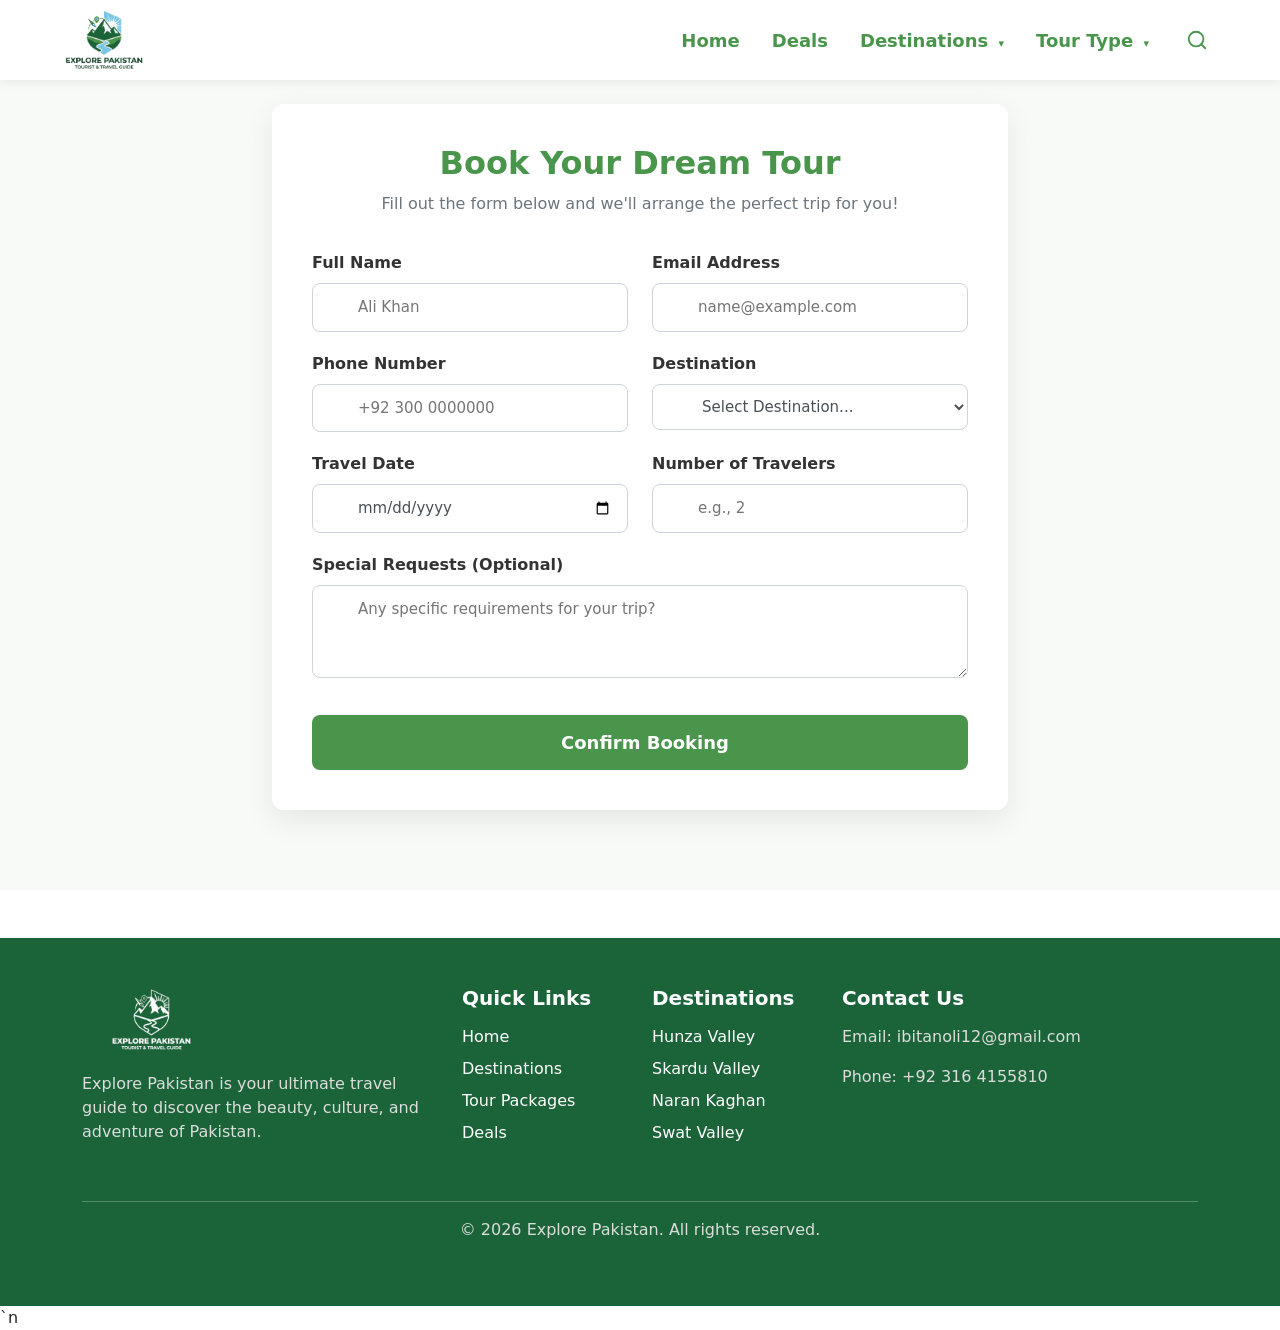
<file: booking.html>
﻿<!DOCTYPE html>
<html lang="en">
<head>
    <meta charset="UTF-8">
    <meta name="viewport" content="width=device-width, initial-scale=1.0">
    <title>Book Your Dream Tour</title>
    <link rel="stylesheet" href="bootstrap-5.3.8-dist/css/bootstrap.min.css">`n    <link rel="stylesheet" href="navbar.css">
    <link rel="stylesheet" href="style.css">
    <link rel="icon" type="image/png" href="imges/tourist favicon.png">
</head>
<body>
</div>
  </div>
</nav>



    <div class="container-fluid tour-booking-section" id="book-tour">
  <div class="container">
    <div class="row justify-content-center">
      <div class="col-12 col-lg-8">
        <div class="booking-form-wrapper">
          
          <div class="booking-header">
            <h2>Book Your Dream Tour</h2>
            <p>Fill out the form below and we'll arrange the perfect trip for you!</p>
          </div>

          <!-- Updated Working Form -->
          <form action="https://formspree.io/f/mlgygjql" method="POST">
            <div class="row">
              <div class="col-12 col-md-6 form-group">
                <label>Full Name</label>
                <div class="custom-input-box">
                  <i class="bi bi-person-fill"></i>
                  <!-- 'name' attribute lazmi hai -->
                  <input type="text" name="FullName" placeholder="Ali Khan" required>
                </div>
              </div>
              <div class="col-12 col-md-6 form-group">
                <label>Email Address</label>
                <div class="custom-input-box">
                  <i class="bi bi-envelope-fill"></i>
                  <input type="email" name="Email" placeholder="name@example.com" required>
                </div>
              </div>
            </div>

            <div class="row">
              <div class="col-12 col-md-6 form-group">
                <label>Phone Number</label>
                <div class="custom-input-box">
                  <i class="bi bi-telephone-fill"></i>
                  <input type="tel" name="Phone" placeholder="+92 300 0000000" required>
                </div>
              </div>
              <div class="col-12 col-md-6 form-group">
                <label>Destination</label>
                <div class="custom-input-box">
                  <i class="bi bi-geo-alt-fill"></i>
                  <select name="Destination" required>
                    <option value="" selected disabled>Select Destination...</option>
                    <option value="Hunza Valley">Hunza Valley</option>
                    <option value="Skardu Valley">Skardu Valley</option>
                    <option value="Naran Kaghan">Naran Kaghan</option>
                    <option value="Swat Valley">Swat Valley</option>
                    <option value="Fairy Meadows">Fairy Meadows</option>
                    <option value="Murree">Murree</option>
                    <option value="Azad Kashmir">Azad Kashmir</option>
                    <option value="Chitral Valley">Chitral Valley</option>
                  </select>
                </div>
              </div>
            </div>

            <div class="row">
              <div class="col-12 col-md-6 form-group">
                <label>Travel Date</label>
                <div class="custom-input-box">
                  <i class="bi bi-calendar-event-fill"></i>
                  <input type="date" name="TravelDate" required>
                </div>
              </div>
              <div class="col-12 col-md-6 form-group">
                <label>Number of Travelers</label>
                <div class="custom-input-box">
                  <i class="bi bi-people-fill"></i>
                  <input type="number" name="Travelers" min="1" placeholder="e.g., 2" required>
                </div>
              </div>
            </div>

            <div class="row">
              <div class="col-12 form-group">
                <label>Special Requests (Optional)</label>
                <div class="custom-input-box">
                  <i class="bi bi-chat-text-fill textarea-icon"></i>
                  <textarea name="SpecialRequests" rows="3" placeholder="Any specific requirements for your trip?"></textarea>
                </div>
              </div>
            </div>

            <div class="row">
              <div class="col-12">
                <button type="submit" class="booking-btn">
                  <i class="bi bi-send-fill"></i> Confirm Booking
                </button>
              </div>
            </div>
          </form>

        </div>
      </div>
    </div>
  </div>
</div>






<!-- Footer Section -->
<footer class="footersection mt-5">
  <div class="container py-5">
    <div class="row">

      <!-- Logo & About -->
      <div class="col-12 col-md-4 mb-4 footer">
        <img src="imges/fottor logo.png" alt="Explore Pakistan Logo" class="img-fluid mb-3" style="height:70px;">
        <p>Explore Pakistan is your ultimate travel guide to discover the beauty, culture, and adventure of Pakistan.</p>
      </div>

      <!-- Quick Links -->
      <div class="col-6 col-md-2 mb-4">
        <h5>Quick Links</h5>
        <ul class="footer-links">
          <li><a href="#">Home</a></li>
          <li><a href="#">Destinations</a></li>
          <li><a href="#">Tour Packages</a></li>
          <li><a href="#">Deals</a></li>
        </ul>
      </div>

      <!-- Destinations -->
      <div class="col-6 col-md-2 mb-4">
        <h5>Destinations</h5>
        <ul class="footer-links">
          <li><a href="#">Hunza Valley</a></li>
          <li><a href="#">Skardu Valley</a></li>
          <li><a href="#">Naran Kaghan</a></li>
          <li><a href="#">Swat Valley</a></li>
        </ul>
      </div>

      <!-- Contact -->
      <div class="col-12 col-md-4 mb-4">
        <h5>Contact Us</h5>
        <p>Email: ibitanoli12@gmail.com</p>
        <p>Phone: +92 316 4155810</p>
        <div class="social-icons">
          <a href="#"><i class="bi bi-facebook"></i></a>
          <a href="#"><i class="bi bi-instagram"></i></a>
          <a href="#"><i class="bi bi-twitter"></i></a>
        </div>
      </div>

    </div>
    <hr>
    <p class="text-center mt-3">&copy; 2026 Explore Pakistan. All rights reserved.</p>
  </div>
</footer>



<!--Javascript links-->
    <script src="bootstrap-5.3.8-dist/js/bootstrap.bundle.min.js"></script>
    <script src="navbar.js"></script>`n    <script src="script.js"></script>
</body>
</html>
</file>
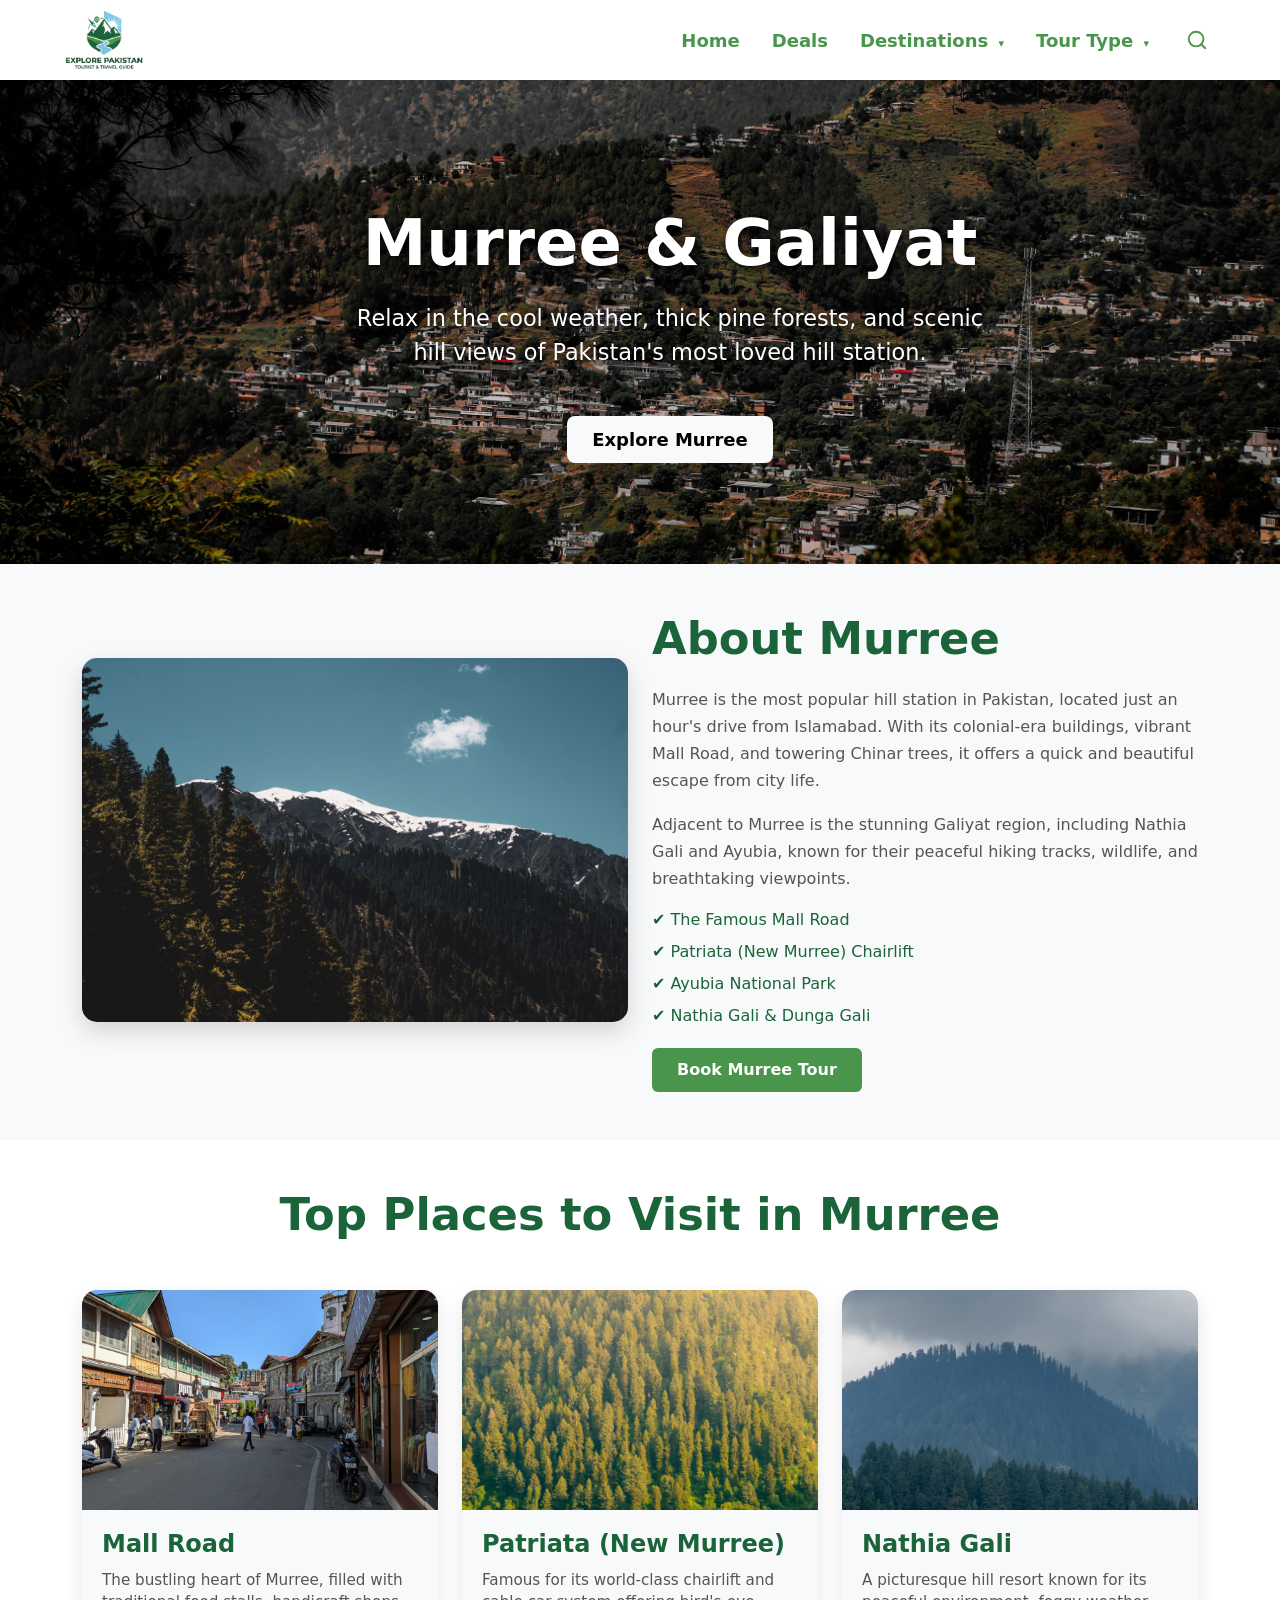
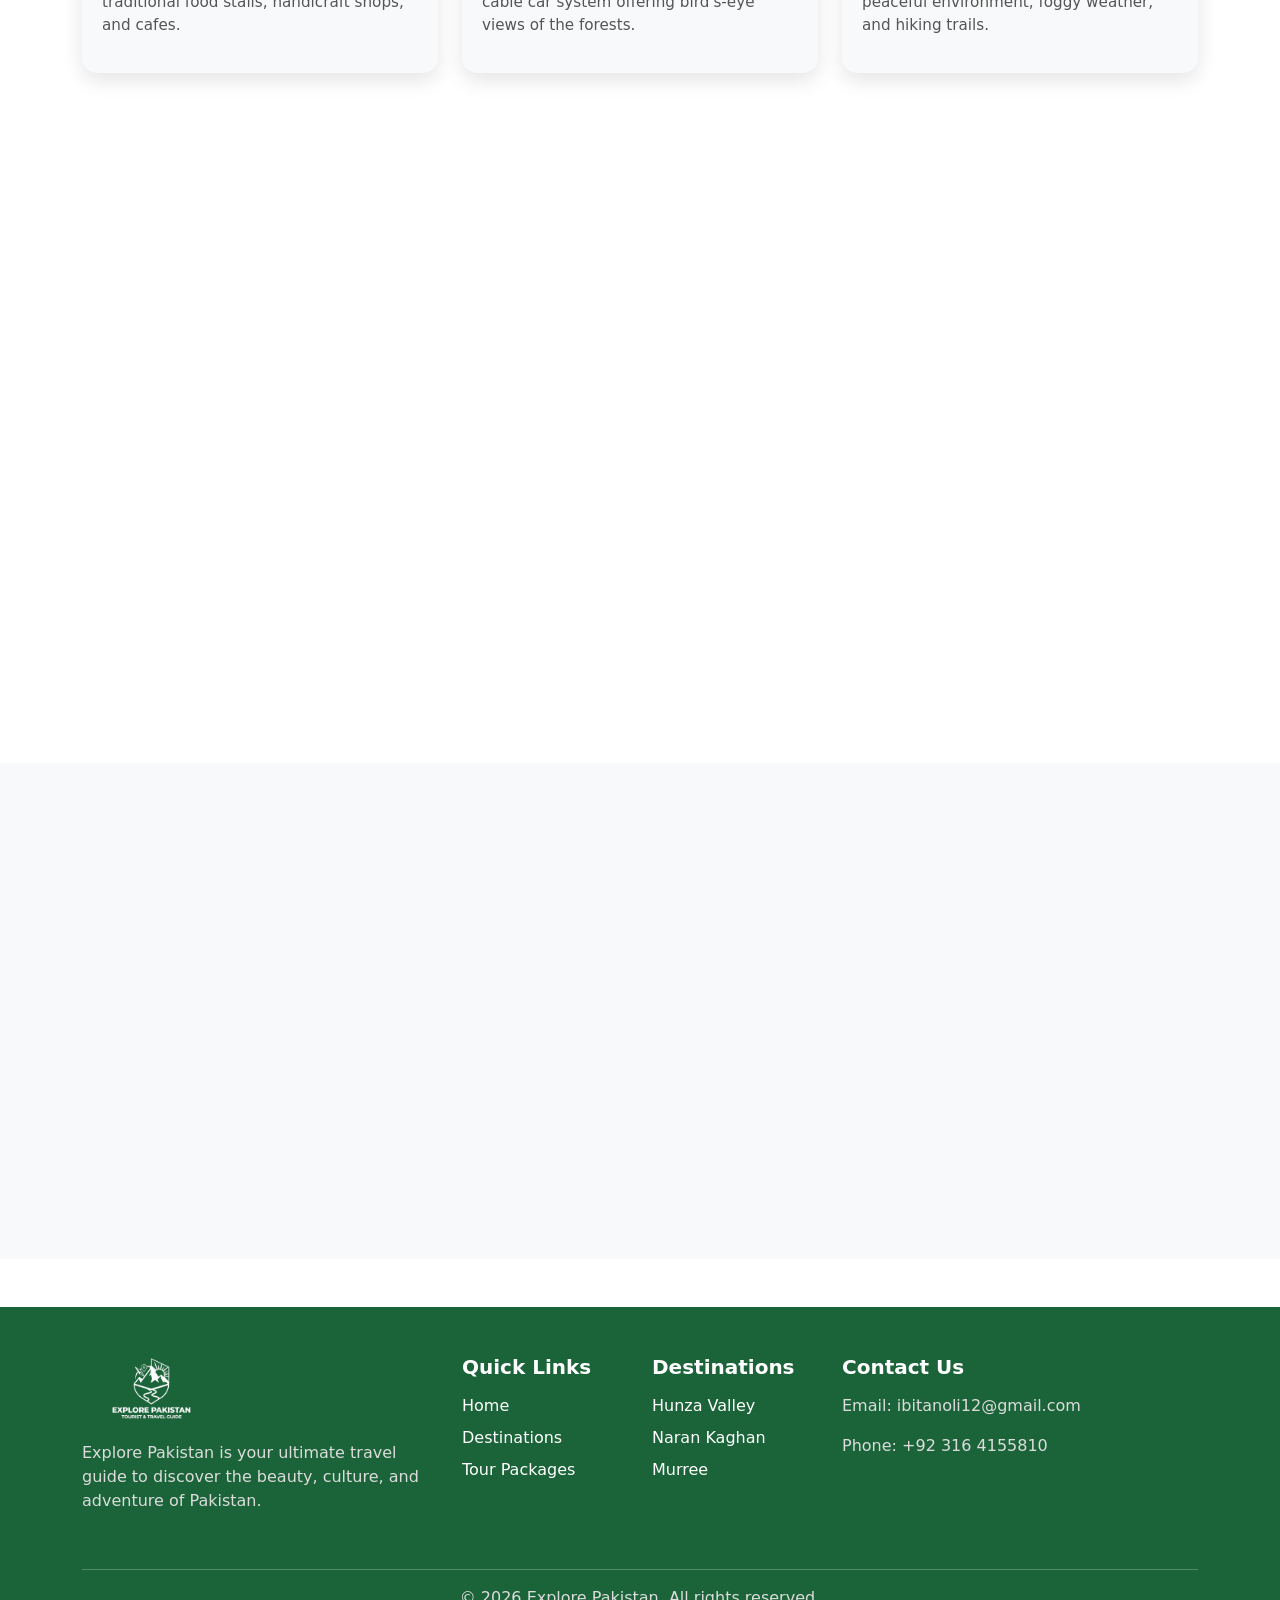
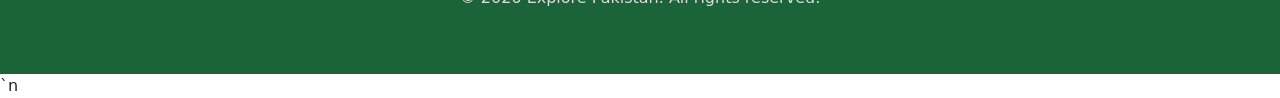
<file: murree.html>
﻿<!DOCTYPE html>
<html lang="en">
<head>
    <meta charset="UTF-8">
    <meta name="viewport" content="width=device-width, initial-scale=1.0">
    <title>Murree & Galiyat</title>
    <link rel="stylesheet" href="bootstrap-5.3.8-dist/css/bootstrap.min.css">`n    <link rel="stylesheet" href="navbar.css">
    <link rel="stylesheet" href="style.css">
    <link rel="stylesheet" href="destination.css">
    <link rel="icon" type="image/png" href="imges/tourist favicon.png">
</head>
<body>
<!-- ========================= -->
<!-- Murree Hero Section -->
<!-- ========================= -->
<div class="container-fluid hunza-hero" style="background: url('murree destination/muree.jpg') center/cover no-repeat;">
  <div class="hunza-content scroll-hidden">
      <h1>Murree & Galiyat</h1>
      <p>
        Relax in the cool weather, thick pine forests, and scenic hill views of Pakistan's most loved hill station.
      </p>
      <button type="button" class="btn btn-lg">
        <a href="#about-murree">Explore Murree</a>
      </button>
  </div>
</div>

<!-- ========================= -->
<!-- About Murree Section -->
<!-- ========================= -->
<div class="container-fluid about-hunza py-5" id="about-murree">
  <div class="container">
    <div class="row align-items-center">

      <div class="col-12 col-lg-6 mb-4 scroll-hidden">
        <img src="murree destination/about murree.jpg" class="img-fluid about-img" alt="Murree Hills">
      </div>

      <div class="col-12 col-lg-6 scroll-hidden">
        <h2>About Murree</h2>
        <p>
          Murree is the most popular hill station in Pakistan, located just an hour's drive from Islamabad. With its colonial-era buildings, vibrant Mall Road, and towering Chinar trees, it offers a quick and beautiful escape from city life.
        </p>
        <p>
          Adjacent to Murree is the stunning Galiyat region, including Nathia Gali and Ayubia, known for their peaceful hiking tracks, wildlife, and breathtaking viewpoints.
        </p>

        <ul class="hunza-highlights">
          <li>✔ The Famous Mall Road</li>
          <li>✔ Patriata (New Murree) Chairlift</li>
          <li>✔ Ayubia National Park</li>
          <li>✔ Nathia Gali & Dunga Gali</li>
        </ul>

        <a href="booking.html" class="about-btn">Book Murree Tour</a>
      </div>

    </div>
  </div>
</div>

<!-- ========================= -->
<!-- Top Places Section -->
<!-- ========================= -->
<div class="container-fluid places-section py-5">
  <div class="container">
    <h2 class="section-title text-center mb-5 scroll-hidden">Top Places to Visit in Murree</h2>
    <div class="row">

      <div class="col-12 col-md-6 col-lg-4 mb-4 scroll-hidden">
        <div class="place-card h-100">
          <img src="murree destination/mall road.jpg" alt="Mall Road Murree">
          <div class="place-content">
            <h4>Mall Road</h4>
            <p>The bustling heart of Murree, filled with traditional food stalls, handicraft shops, and cafes.</p>
          </div>
        </div>
      </div>

      <div class="col-12 col-md-6 col-lg-4 mb-4 scroll-hidden">
        <div class="place-card h-100">
          <img src="murree destination/patriata.jpg" alt="Patriata">
          <div class="place-content">
            <h4>Patriata (New Murree)</h4>
            <p>Famous for its world-class chairlift and cable car system offering bird's-eye views of the forests.</p>
          </div>
        </div>
      </div>

      <div class="col-12 col-md-6 col-lg-4 mb-4 scroll-hidden">
        <div class="place-card h-100">
          <img src="murree destination/nathia gali.jpg" alt="Nathia Gali">
          <div class="place-content">
            <h4>Nathia Gali</h4>
            <p>A picturesque hill resort known for its peaceful environment, foggy weather, and hiking trails.</p>
          </div>
        </div>
      </div>

    </div>
  </div>
</div>

<!-- ========================= -->
<!-- Things To Do Section -->
<!-- ========================= -->
<div class="container-fluid things-section py-5 scroll-hidden">
  <div class="container">
    <h2 class="section-title text-center mb-5">Things To Do in Murree</h2>
    <div class="row">

      <div class="col-12 col-md-6 col-lg-3 mb-4 scroll-hidden">
        <div class="activity-card h-100">
          <img src="murree destination/chairlift.jpg" alt="Chairlift Ride">
          <div class="activity-content">
            <h4>Chairlift Rides</h4>
            <p>Enjoy scenic chairlift and cable car rides in Patriata and Ayubia.</p>
          </div>
        </div>
      </div>

      <div class="col-12 col-md-6 col-lg-3 mb-4 scroll-hidden">
        <div class="activity-card h-100">
          <img src="murree destination/hiking.jpg" alt="Hiking">
          <div class="activity-content">
            <h4>Pipeline Track Hiking</h4>
            <p>Walk the beautiful Dunga Gali to Ayubia Pipeline Track in the woods.</p>
          </div>
        </div>
      </div>

      <div class="col-12 col-md-6 col-lg-3 mb-4 scroll-hidden">
        <div class="activity-card h-100">
          <img src="murree destination/snowfall.jpg" alt="Snowfall">
          <div class="activity-content">
            <h4>Winter Snowfall</h4>
            <p>Visit in winter to experience the magical snowfall and make snowmen.</p>
          </div>
        </div>
      </div>

      <div class="col-12 col-md-6 col-lg-3 mb-4 scroll-hidden">
        <div class="activity-card h-100">
          <img src="murree destination/shopping.jpg" alt="Shopping">
          <div class="activity-content">
            <h4>Shopping & Food</h4>
            <p>Enjoy hot coffee, Kashmiri tea, and shop for local handicrafts on Mall Road.</p>
          </div>
        </div>
      </div>

    </div>
  </div>
</div>

<!-- ========================= -->
<!-- Tour Packages Section -->
<!-- ========================= -->
<div class="container-fluid hunza-packages py-5">
  <div class="container">
    <h2 class="section-title text-center mb-5 scroll-hidden">Murree Tour Packages</h2>
    <div class="row">

      <div class="col-12 col-md-6 col-lg-4 mb-4 scroll-hidden">
        <div class="hunza-package-card h-100">
          <div class="package-content">
            <h4>2 Days Weekend Trip</h4>
            <p class="package-details">
              ✔ 1 Night Hotel on Mall Road <br>
              ✔ Patriata Visit <br>
              ✔ Breakfast Included
            </p>
            <p class="package-price">Starting from <span>PKR 15,000</span></p>
            <a href="booking.html" class="package-btn">Book Now</a>
          </div>
        </div>
      </div>

      <div class="col-12 col-md-6 col-lg-4 mb-4 scroll-hidden">
        <div class="hunza-package-card h-100">
          <div class="package-content">
            <h4>3 Days Family Tour</h4>
            <p class="package-details">
              ✔ 2 Nights Premium Hotel <br>
              ✔ Ayubia & Nathia Gali Tour <br>
              ✔ Comfortable Transport
            </p>
            <p class="package-price">Starting from <span>PKR 25,000</span></p>
            <a href="booking.html" class="package-btn">Book Now</a>
          </div>
        </div>
      </div>

      <div class="col-12 col-md-6 col-lg-4 mb-4 scroll-hidden">
        <div class="hunza-package-card h-100">
          <div class="package-content">
            <h4>5 Days Murree & Galiyat</h4>
            <p class="package-details">
              ✔ Stay in Murree & Nathia Gali <br>
              ✔ All Sightseeing Included <br>
              ✔ Private Car/Jeep
            </p>
            <p class="package-price">Starting from <span>PKR 45,000</span></p>
            <a href="booking.html" class="package-btn">Book Now</a>
          </div>
        </div>
      </div>

    </div>
  </div>
</div>

<!-- Footer Section -->
<footer class="footersection mt-5">
  <div class="container py-5">
    <div class="row">
      <div class="col-12 col-md-4 mb-4 footer">
        <img src="imges/fottor logo.png" alt="Explore Pakistan Logo" class="img-fluid mb-3" style="height:70px;">
        <p>Explore Pakistan is your ultimate travel guide to discover the beauty, culture, and adventure of Pakistan.</p>
      </div>
      <div class="col-6 col-md-2 mb-4">
        <h5>Quick Links</h5>
        <ul class="footer-links">
          <li><a href="index.html">Home</a></li>
          <li><a href="#about-murree">Destinations</a></li>
          <li><a href="booking.html">Tour Packages</a></li>
        </ul>
      </div>
      <div class="col-6 col-md-2 mb-4">
        <h5>Destinations</h5>
        <ul class="footer-links">
          <li><a href="hunza.html">Hunza Valley</a></li>
          <li><a href="naran.html">Naran Kaghan</a></li>
          <li><a href="murree.html">Murree</a></li>
        </ul>
      </div>
      <div class="col-12 col-md-4 mb-4">
        <h5>Contact Us</h5>
        <p>Email: ibitanoli12@gmail.com</p>
        <p>Phone: +92 316 4155810</p>
        <div class="social-icons">
          <a href="#"><i class="bi bi-facebook"></i></a>
          <a href="#"><i class="bi bi-instagram"></i></a>
          <a href="#"><i class="bi bi-twitter"></i></a>
        </div>
      </div>
    </div>
    <hr>
    <p class="text-center mt-3">&copy; 2026 Explore Pakistan. All rights reserved.</p>
  </div>
</footer>

<script src="bootstrap-5.3.8-dist/js/bootstrap.bundle.min.js"></script>
<script src="navbar.js"></script>`n    <script src="script.js"></script>
</body>
</html>
</file>
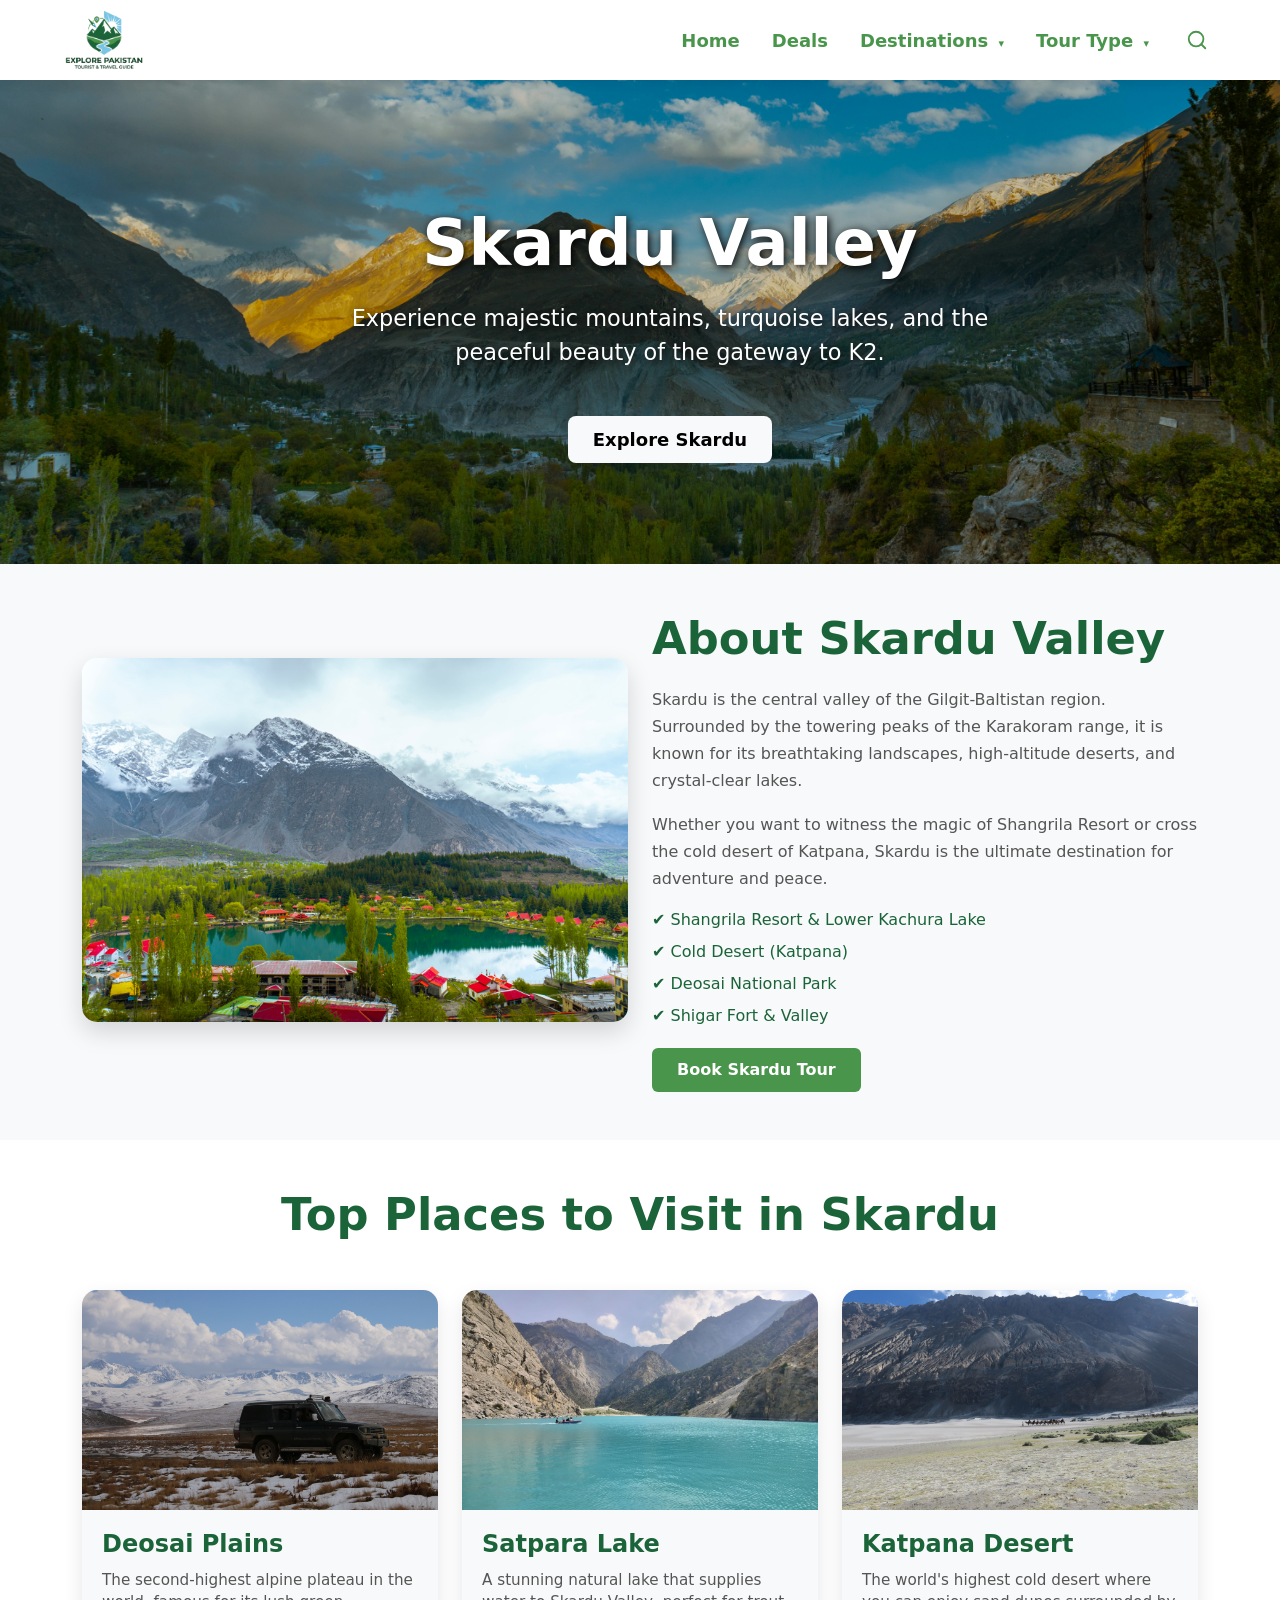
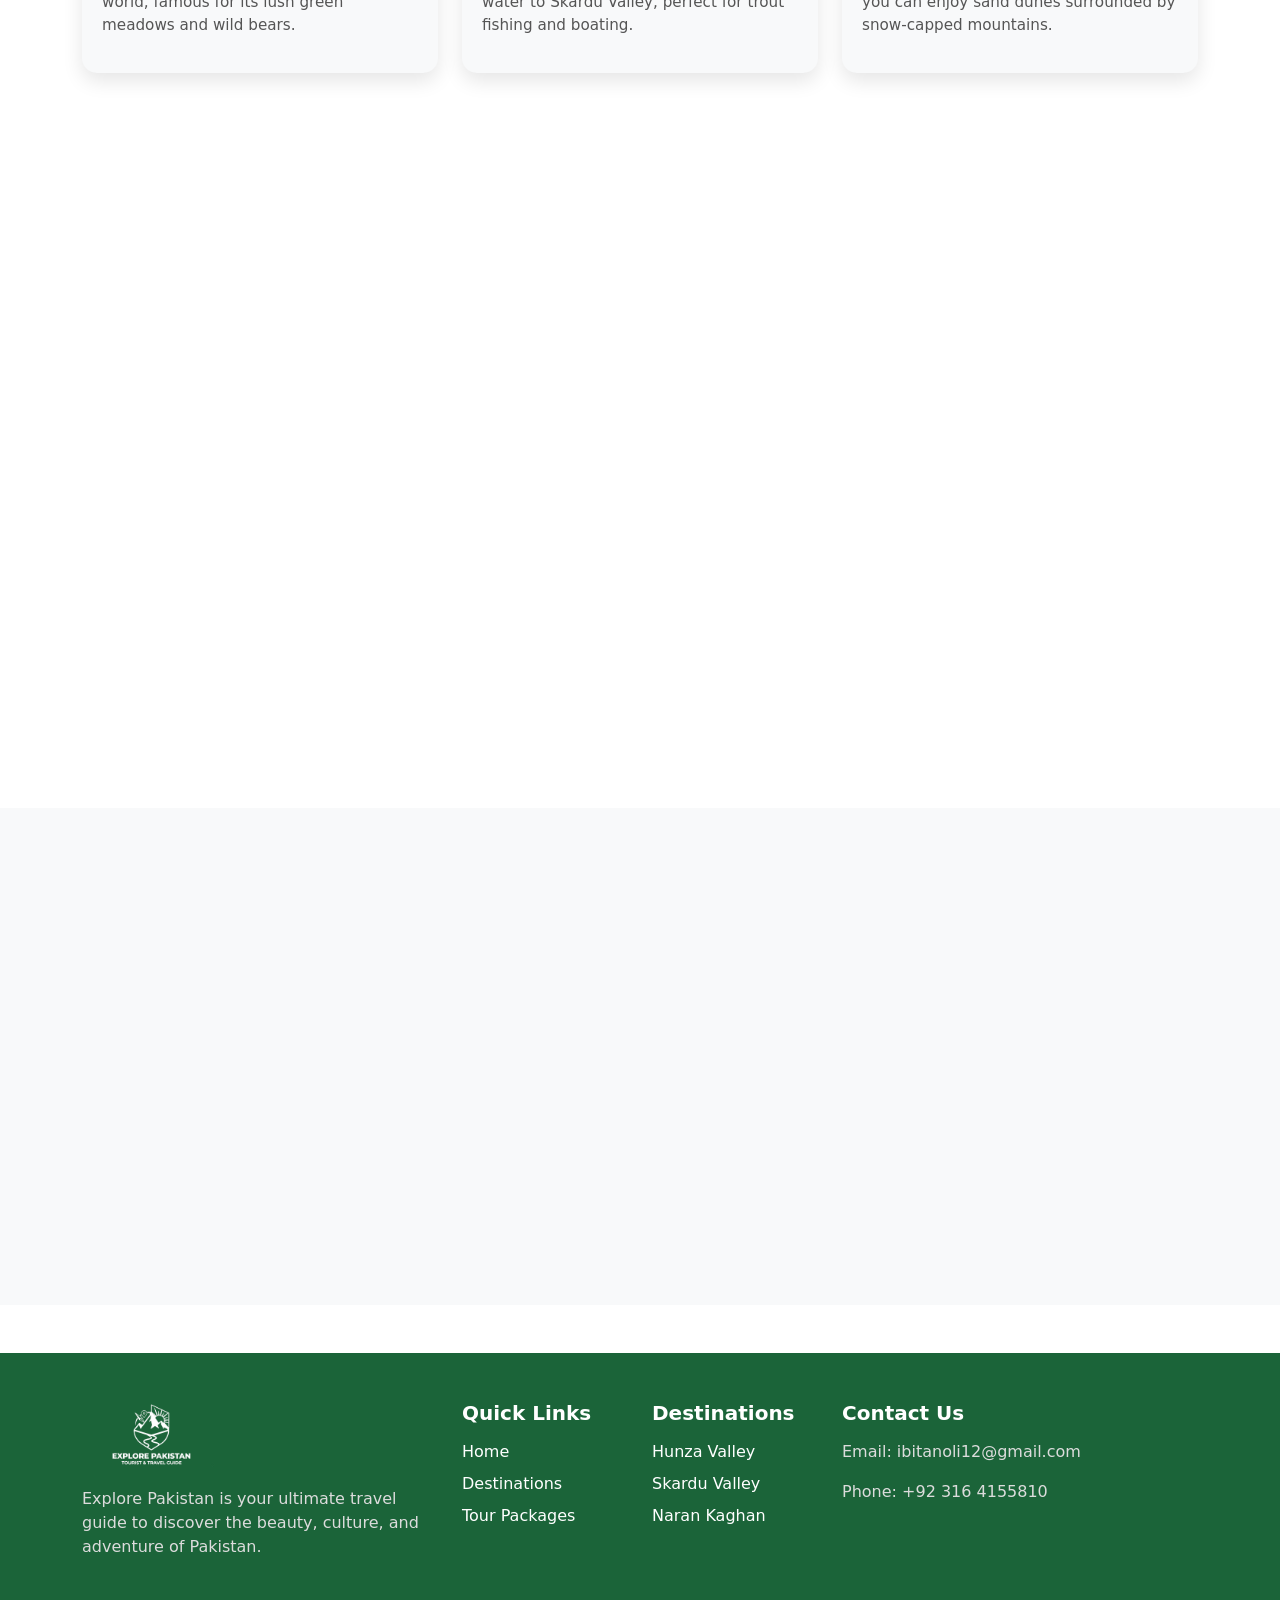
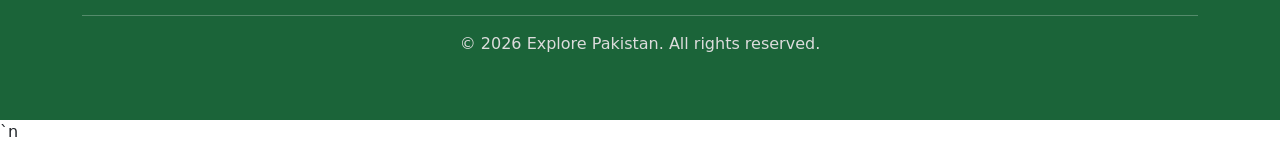
<file: skardu.html>
﻿<!DOCTYPE html>
<html lang="en">
<head>
    <meta charset="UTF-8">
    <meta name="viewport" content="width=device-width, initial-scale=1.0">
    <title>Skardu Valley</title>
    <link rel="stylesheet" href="bootstrap-5.3.8-dist/css/bootstrap.min.css">`n    <link rel="stylesheet" href="navbar.css">
    <link rel="stylesheet" href="style.css">
    <link rel="stylesheet" href="destination.css">
    <link rel="icon" type="image/png" href="imges/tourist favicon.png">
</head>
<body>
   
 <!-- Navbar -->
<!-- Hero Section -->
<div class="container-fluid hunza-hero" style="background: url('skardu destination/skardu valley.jpg') center/cover no-repeat;">
  <div class="hunza-content scroll-hidden">
      <h1>Skardu Valley</h1>
      <p>
        Experience majestic mountains, turquoise lakes, 
        and the peaceful beauty of the gateway to K2.
      </p>
      <button type="button" class="btn btn-lg">
        <a href="#about-skardu">Explore Skardu</a>
      </button>
  </div>
</div>

<!-- About Section -->
<div class="container-fluid about-hunza py-5" id="about-skardu">
  <div class="container">
    <div class="row align-items-center">

      <div class="col-12 col-lg-6 mb-4 scroll-hidden">
        <img src="skardu destination/Shangrila Resort.jpg" class="img-fluid about-img" alt="Shangrila Resort">
      </div>

      <div class="col-12 col-lg-6 scroll-hidden">
        <h2>About Skardu Valley</h2>
        <p>
          Skardu is the central valley of the Gilgit-Baltistan region. Surrounded by the towering peaks of the Karakoram range, it is known for its breathtaking landscapes, high-altitude deserts, and crystal-clear lakes. 
        </p>
        <p>
          Whether you want to witness the magic of Shangrila Resort or cross the cold desert of Katpana, Skardu is the ultimate destination for adventure and peace.
        </p>

        <ul class="hunza-highlights">
          <li>✔ Shangrila Resort & Lower Kachura Lake</li>
          <li>✔ Cold Desert (Katpana)</li>
          <li>✔ Deosai National Park</li>
          <li>✔ Shigar Fort & Valley</li>
        </ul>

        <a href="booking.html" class="about-btn">Book Skardu Tour</a>
      </div>

    </div>
  </div>
</div>

<!-- Top Places Section -->
<div class="container-fluid places-section py-5">
  <div class="container">
    <h2 class="section-title text-center mb-5 scroll-hidden">Top Places to Visit in Skardu</h2>
    <div class="row">

      <div class="col-12 col-md-6 col-lg-4 mb-4 scroll-hidden">
        <div class="place-card h-100">
          <img src="skardu destination/Deosai Plains.jpg" alt="Deosai National Park">
          <div class="place-content">
            <h4>Deosai Plains</h4>
            <p>The second-highest alpine plateau in the world, famous for its lush green meadows and wild bears.</p>
          </div>
        </div>
      </div>

      <div class="col-12 col-md-6 col-lg-4 mb-4 scroll-hidden">
        <div class="place-card h-100">
          <img src="skardu destination/Satpara Lake.jpg" alt="Satpara Lake">
          <div class="place-content">
            <h4>Satpara Lake</h4>
            <p>A stunning natural lake that supplies water to Skardu Valley, perfect for trout fishing and boating.</p>
          </div>
        </div>
      </div>

      <div class="col-12 col-md-6 col-lg-4 mb-4 scroll-hidden">
        <div class="place-card h-100">
          <img src="skardu destination/Katpana Desert.jpg" alt="Cold Desert">
          <div class="place-content">
            <h4>Katpana Desert</h4>
            <p>The world's highest cold desert where you can enjoy sand dunes surrounded by snow-capped mountains.</p>
          </div>
        </div>
      </div>

    </div>
  </div>
</div>

<!-- ========================= -->
<!-- Things To Do Section (Added) -->
<!-- ========================= -->
<div class="container-fluid things-section py-5 scroll-hidden">
  <div class="container">
    <h2 class="section-title text-center mb-5">Things To Do in Skardu</h2>
    <div class="row">

      <div class="col-12 col-md-6 col-lg-3 mb-4 scroll-hidden">
        <div class="activity-card h-100">
          <img src="skardu destination/boating.jpg" alt="Boating at Kachura">
          <div class="activity-content">
            <h4>Boating in Kachura</h4>
            <p>Enjoy peaceful boating in the crystal-clear waters of Upper and Lower Kachura Lakes.</p>
          </div>
        </div>
      </div>

      <div class="col-12 col-md-6 col-lg-3 mb-4 scroll-hidden">
        <div class="activity-card h-100">
          <img src="skardu destination/desert safari.jpg" alt="Desert Safari">
          <div class="activity-content">
            <h4>Cold Desert Safari</h4>
            <p>Experience an adventurous jeep safari and dirt biking in the world's highest cold desert, Katpana.</p>
          </div>
        </div>
      </div>

      <div class="col-12 col-md-6 col-lg-3 mb-4 scroll-hidden">
        <div class="activity-card h-100">
          <img src="skardu destination/fort exploration.jpg" alt="Kharpocho Fort">
          <div class="activity-content">
            <h4>Fort Exploration</h4>
            <p>Hike up to the ancient Kharpocho Fort for a breathtaking panoramic view of the entire Skardu city.</p>
          </div>
        </div>
      </div>

      <div class="col-12 col-md-6 col-lg-3 mb-4 scroll-hidden">
        <div class="activity-card h-100">
          <img src="skardu destination/wildlife.jpg" alt="Deosai Wildlife">
          <div class="activity-content">
            <h4>Deosai Wildlife</h4>
            <p>Spot the rare Himalayan Brown Bear and beautiful wildflowers while camping in Deosai National Park.</p>
          </div>
        </div>
      </div>

    </div>
  </div>
</div>

<!-- Tour Packages Section -->
<div class="container-fluid hunza-packages py-5">
  <div class="container">
    <h2 class="section-title text-center mb-5 scroll-hidden">Skardu Tour Packages</h2>
    <div class="row">

      <div class="col-12 col-md-6 col-lg-4 mb-4 scroll-hidden">
        <div class="hunza-package-card h-100">
          <div class="package-content">
            <h4>5 Days Skardu By Air</h4>
            <p class="package-details">
              ✔ Return Air Tickets <br>
              ✔ 4 Nights Hotel Stay <br>
              ✔ Sightseeing Transport
            </p>
            <p class="package-price">Starting from <span>PKR 95,000</span></p>
            <a href="booking.html" class="package-btn">Book Now</a>
          </div>
        </div>
      </div>

      <div class="col-12 col-md-6 col-lg-4 mb-4 scroll-hidden">
        <div class="hunza-package-card h-100">
          <div class="package-content">
            <h4>7 Days By Road Tour</h4>
            <p class="package-details">
              ✔ Travel via Karakoram Highway <br>
              ✔ 6 Nights Hotel Stay <br>
              ✔ All Meals Included
            </p>
            <p class="package-price">Starting from <span>PKR 65,000</span></p>
            <a href="booking.html" class="package-btn">Book Now</a>
          </div>
        </div>
      </div>

      <div class="col-12 col-md-6 col-lg-4 mb-4 scroll-hidden">
        <div class="hunza-package-card h-100">
          <div class="package-content">
            <h4>10 Days Honeymoon Trip</h4>
            <p class="package-details">
              ✔ Premium Hotel Suite <br>
              ✔ Private Transport <br>
              ✔ Romantic Dinners & Boating
            </p>
            <p class="package-price">Starting from <span>PKR 120,000</span></p>
            <a href="booking.html" class="package-btn">Book Now</a>
          </div>
        </div>
      </div>

    </div>
  </div>
</div>

<!-- Footer Section -->
<footer class="footersection mt-5">
  <div class="container py-5">
    <div class="row">
      <div class="col-12 col-md-4 mb-4 footer">
        <img src="imges/fottor logo.png" alt="Explore Pakistan Logo" class="img-fluid mb-3" style="height:70px;">
        <p>Explore Pakistan is your ultimate travel guide to discover the beauty, culture, and adventure of Pakistan.</p>
      </div>
      <div class="col-6 col-md-2 mb-4">
        <h5>Quick Links</h5>
        <ul class="footer-links">
          <li><a href="index.html">Home</a></li>
          <li><a href="#about-skardu">Destinations</a></li>
          <li><a href="booking.html">Tour Packages</a></li>
        </ul>
      </div>
      <div class="col-6 col-md-2 mb-4">
        <h5>Destinations</h5>
        <ul class="footer-links">
          <li><a href="hunza.html">Hunza Valley</a></li>
          <li><a href="skardu.html">Skardu Valley</a></li>
          <li><a href="naran.html">Naran Kaghan</a></li>
        </ul>
      </div>
      <div class="col-12 col-md-4 mb-4">
        <h5>Contact Us</h5>
        <p>Email: ibitanoli12@gmail.com</p>
        <p>Phone: +92 316 4155810</p>
        <div class="social-icons">
          <a href="#"><i class="bi bi-facebook"></i></a>
          <a href="#"><i class="bi bi-instagram"></i></a>
          <a href="#"><i class="bi bi-twitter"></i></a>
        </div>
      </div>
    </div>
    <hr>
    <p class="text-center mt-3">&copy; 2026 Explore Pakistan. All rights reserved.</p>
  </div>
</footer>

<script src="bootstrap-5.3.8-dist/js/bootstrap.bundle.min.js"></script>
<script src="navbar.js"></script>`n    <script src="script.js"></script>
</body>
</html>
</file>
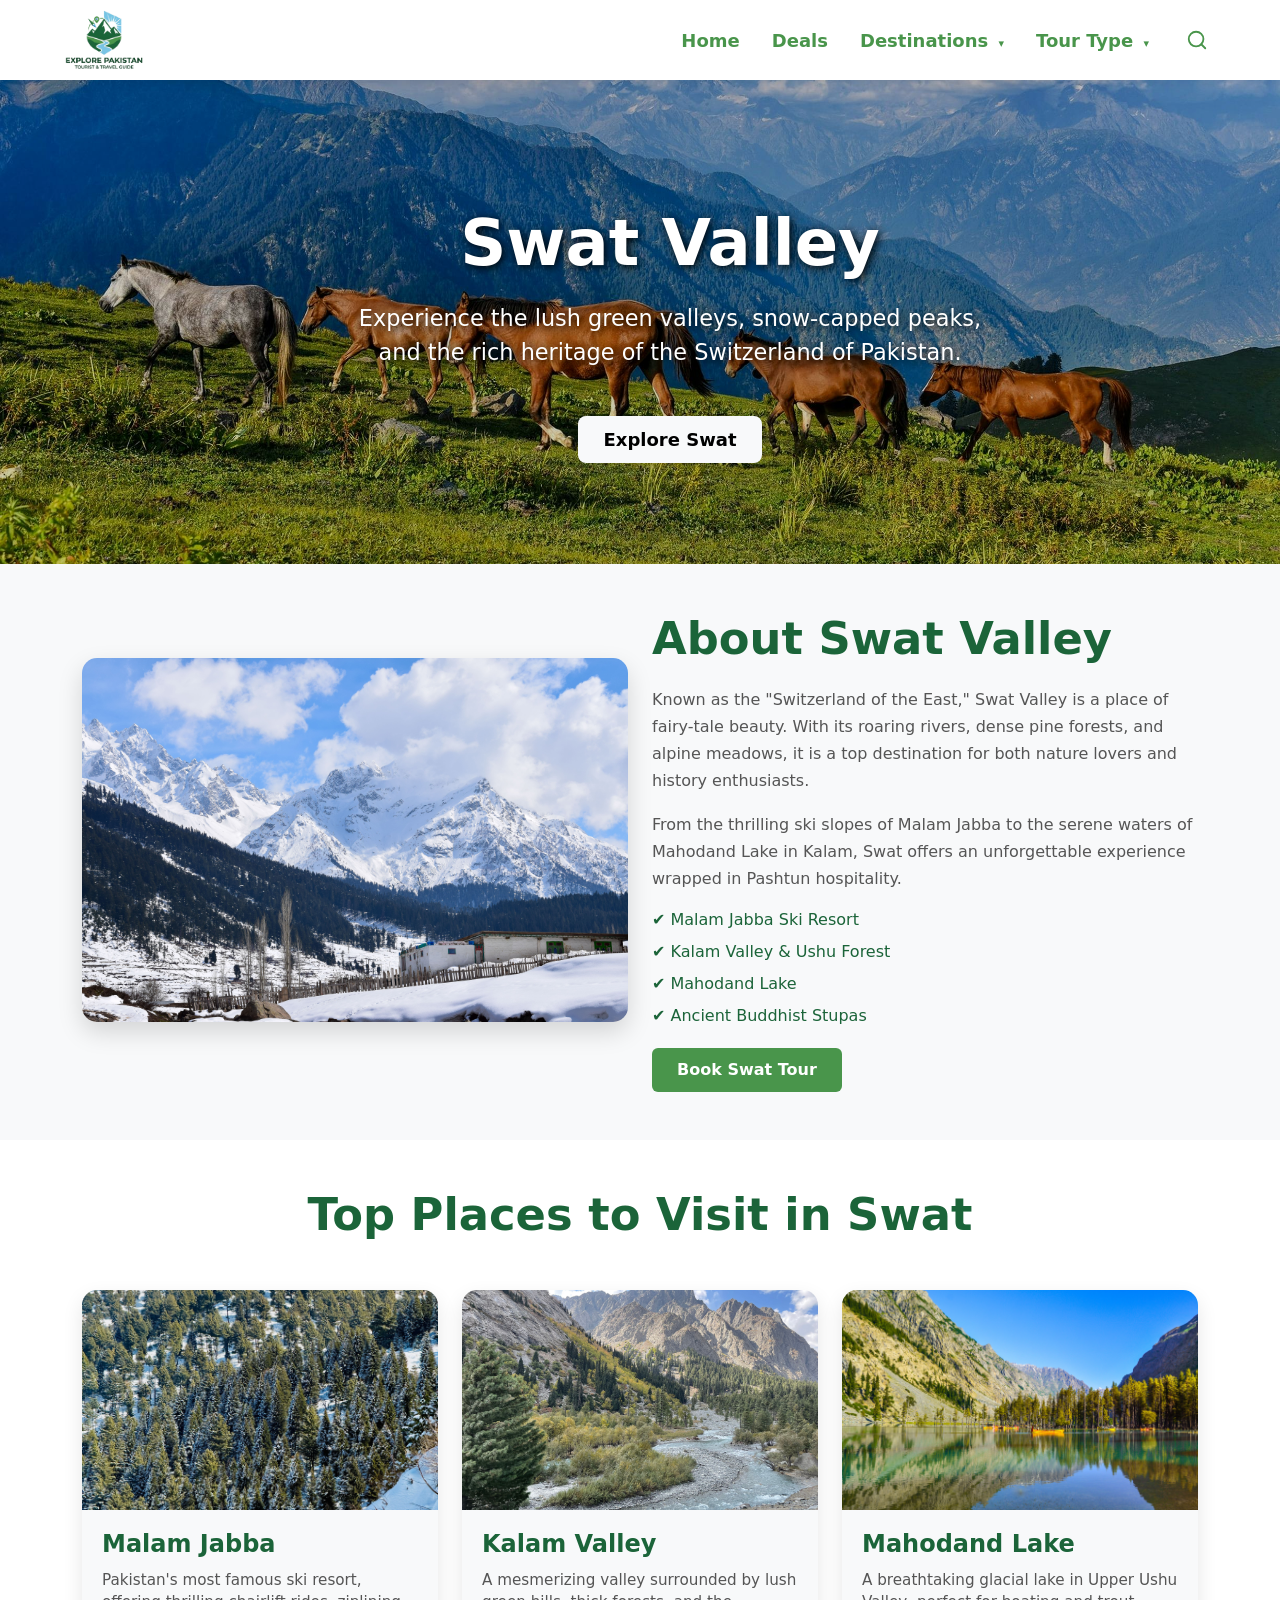
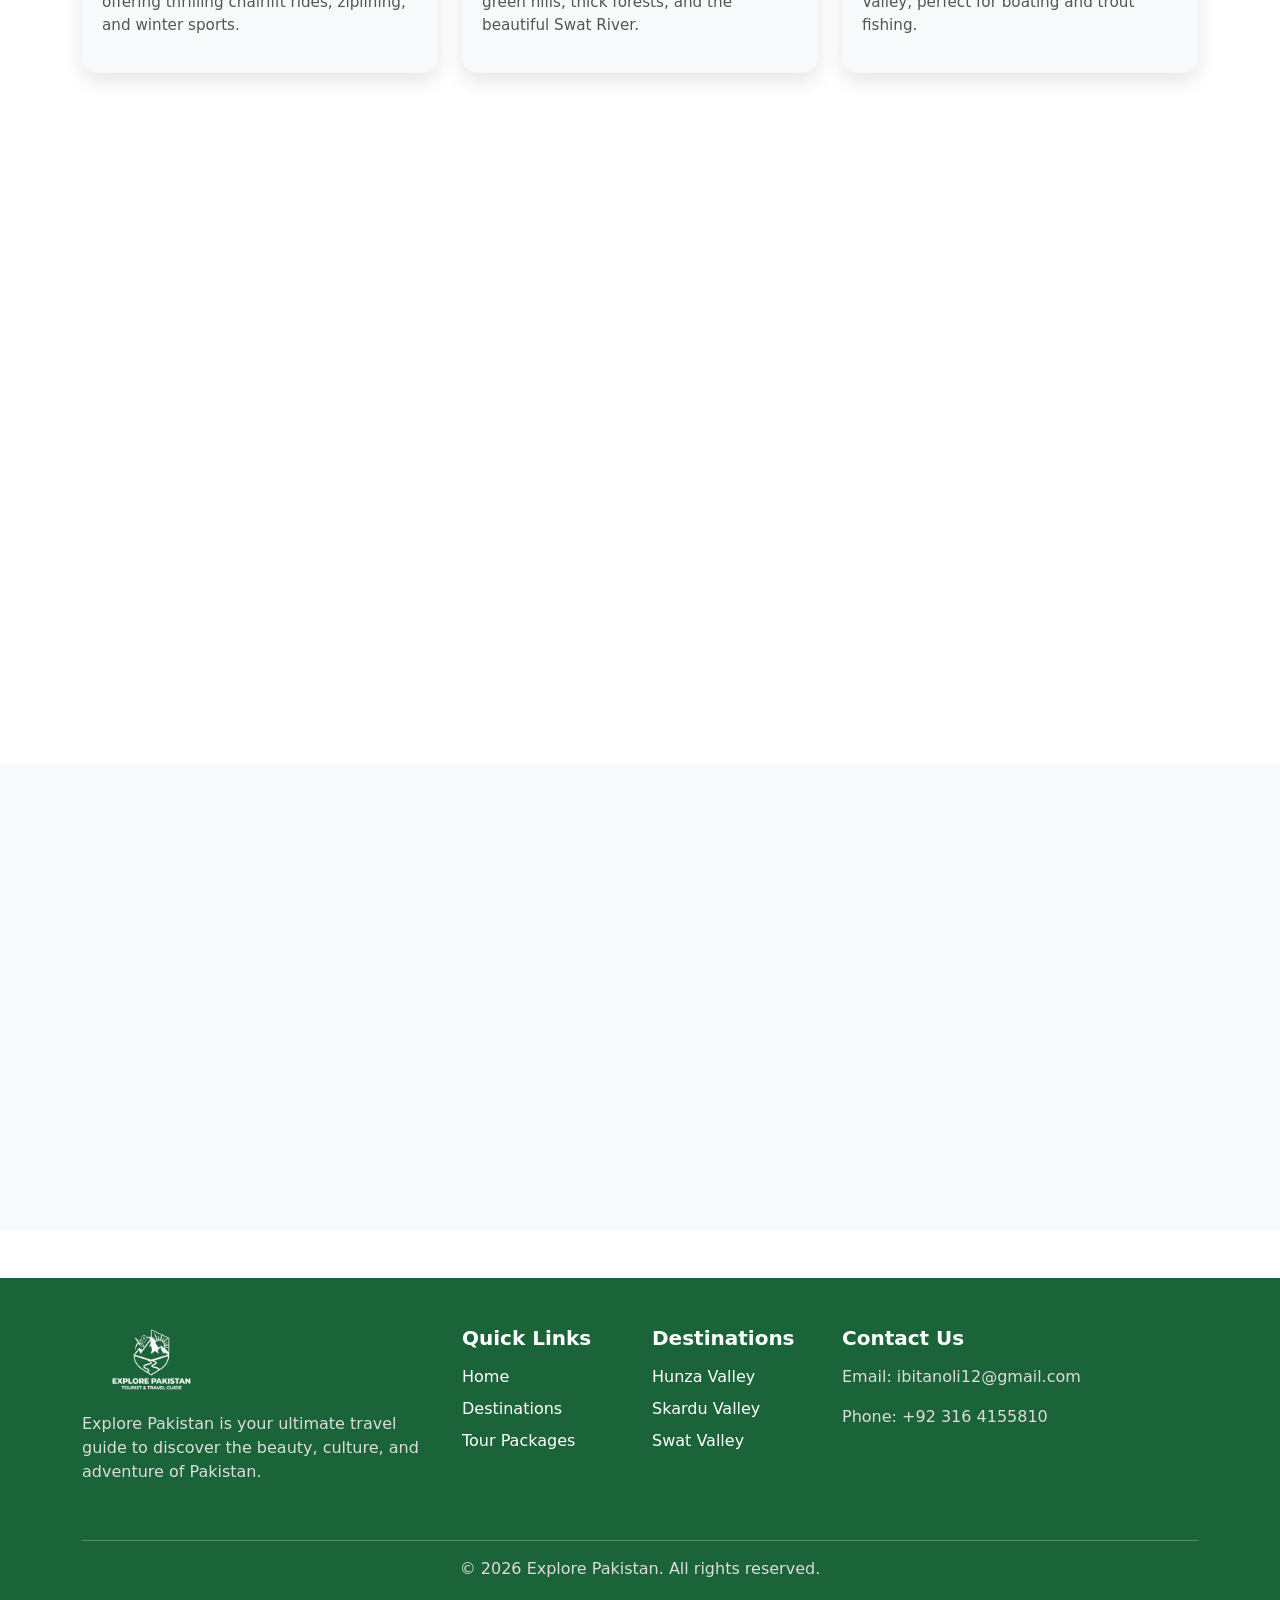
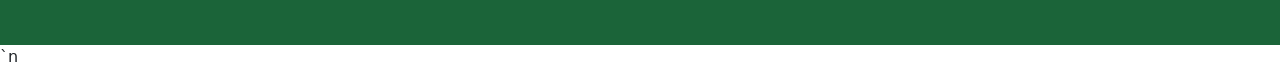
<file: swat.html>
﻿<!DOCTYPE html>
<html lang="en">
<head>
    <meta charset="UTF-8">
    <meta name="viewport" content="width=device-width, initial-scale=1.0">
    <title>Swat Valley</title>
    <link rel="stylesheet" href="bootstrap-5.3.8-dist/css/bootstrap.min.css">`n    <link rel="stylesheet" href="navbar.css">
    <link rel="stylesheet" href="style.css">
    <link rel="stylesheet" href="destination.css">
    <link rel="icon" type="image/png" href="imges/tourist favicon.png">
</head>
<body>
<!-- ========================= -->
<!-- Swat Hero Section -->
<!-- ========================= -->
<div class="container-fluid hunza-hero" style="background: url('Swat destination/swat valley.jpg') center/cover no-repeat;">
  <div class="hunza-content scroll-hidden">
      <h1>Swat Valley</h1>
      <p>
        Experience the lush green valleys, snow-capped peaks, 
        and the rich heritage of the Switzerland of Pakistan.
      </p>
      <button type="button" class="btn btn-lg">
        <a href="#about-swat">Explore Swat</a>
      </button>
  </div>
</div>

<!-- ========================= -->
<!-- About Swat Section -->
<!-- ========================= -->
<div class="container-fluid about-hunza py-5" id="about-swat">
  <div class="container">
    <div class="row align-items-center">

      <div class="col-12 col-lg-6 mb-4 scroll-hidden">
        <img src="Swat destination/about swat.jpg" class="img-fluid about-img" alt="Swat Valley">
      </div>

      <div class="col-12 col-lg-6 scroll-hidden">
        <h2>About Swat Valley</h2>
        <p>
          Known as the "Switzerland of the East," Swat Valley is a place of fairy-tale beauty. With its roaring rivers, dense pine forests, and alpine meadows, it is a top destination for both nature lovers and history enthusiasts.
        </p>
        <p>
          From the thrilling ski slopes of Malam Jabba to the serene waters of Mahodand Lake in Kalam, Swat offers an unforgettable experience wrapped in Pashtun hospitality.
        </p>

        <ul class="hunza-highlights">
          <li>✔ Malam Jabba Ski Resort</li>
          <li>✔ Kalam Valley & Ushu Forest</li>
          <li>✔ Mahodand Lake</li>
          <li>✔ Ancient Buddhist Stupas</li>
        </ul>

        <a href="booking.html" class="about-btn">Book Swat Tour</a>
      </div>

    </div>
  </div>
</div>

<!-- ========================= -->
<!-- Top Places Section -->
<!-- ========================= -->
<div class="container-fluid places-section py-5">
  <div class="container">
    <h2 class="section-title text-center mb-5 scroll-hidden">Top Places to Visit in Swat</h2>
    <div class="row">

      <div class="col-12 col-md-6 col-lg-4 mb-4 scroll-hidden">
        <div class="place-card h-100">
          <img src="Swat destination/malam jabba.jpg" alt="Malam Jabba">
          <div class="place-content">
            <h4>Malam Jabba</h4>
            <p>Pakistan's most famous ski resort, offering thrilling chairlift rides, ziplining, and winter sports.</p>
          </div>
        </div>
      </div>

      <div class="col-12 col-md-6 col-lg-4 mb-4 scroll-hidden">
        <div class="place-card h-100">
          <img src="Swat destination/kalam valley.jpg" alt="Kalam Valley">
          <div class="place-content">
            <h4>Kalam Valley</h4>
            <p>A mesmerizing valley surrounded by lush green hills, thick forests, and the beautiful Swat River.</p>
          </div>
        </div>
      </div>

      <div class="col-12 col-md-6 col-lg-4 mb-4 scroll-hidden">
        <div class="place-card h-100">
          <img src="Swat destination/mahodand lake.jpg" alt="Mahodand Lake">
          <div class="place-content">
            <h4>Mahodand Lake</h4>
            <p>A breathtaking glacial lake in Upper Ushu Valley, perfect for boating and trout fishing.</p>
          </div>
        </div>
      </div>

    </div>
  </div>
</div>

<!-- ========================= -->
<!-- Things To Do Section -->
<!-- ========================= -->
<div class="container-fluid things-section py-5 scroll-hidden">
  <div class="container">
    <h2 class="section-title text-center mb-5">Things To Do in Swat</h2>
    <div class="row">

      <div class="col-12 col-md-6 col-lg-3 mb-4 scroll-hidden">
        <div class="activity-card h-100">
          <img src="Swat destination/skiing.jpg" alt="Skiing">
          <div class="activity-content">
            <h4>Skiing & Chairlift</h4>
            <p>Enjoy winter sports and scenic chairlift rides at Malam Jabba Resort.</p>
          </div>
        </div>
      </div>

      <div class="col-12 col-md-6 col-lg-3 mb-4 scroll-hidden">
        <div class="activity-card h-100">
          <img src="Swat destination/river rafting.jpg" alt="River Rafting">
          <div class="activity-content">
            <h4>River Rafting</h4>
            <p>Experience the thrill of white-water rafting in the cold Swat River.</p>
          </div>
        </div>
      </div>

      <div class="col-12 col-md-6 col-lg-3 mb-4 scroll-hidden">
        <div class="activity-card h-100">
          <img src="Swat destination/trout fishing.jpg" alt="Trout Fishing">
          <div class="activity-content">
            <h4>Trout Fishing</h4>
            <p>Catch and enjoy delicious fresh trout near Mahodand Lake.</p>
          </div>
        </div>
      </div>

      <div class="col-12 col-md-6 col-lg-3 mb-4 scroll-hidden">
        <div class="activity-card h-100">
          <img src="Swat destination/heritage.jpg" alt="Heritage Sites">
          <div class="activity-content">
            <h4>Explore Heritage</h4>
            <p>Visit ancient Buddhist Stupas and the Swat Museum in Mingora.</p>
          </div>
        </div>
      </div>

    </div>
  </div>
</div>

<!-- ========================= -->
<!-- Tour Packages Section -->
<!-- ========================= -->
<div class="container-fluid hunza-packages py-5">
  <div class="container">
    <h2 class="section-title text-center mb-5 scroll-hidden">Swat Tour Packages</h2>
    <div class="row">

      <div class="col-12 col-md-6 col-lg-4 mb-4 scroll-hidden">
        <div class="hunza-package-card h-100">
          <div class="package-content">
            <h4>3 Days Malam Jabba</h4>
            <p class="package-details">
              ✔ 2 Nights Hotel Stay <br>
              ✔ Chairlift Tickets <br>
              ✔ Sightseeing Transport
            </p>
            <p class="package-price">Starting from <span>PKR 22,000</span></p>
            <a href="booking.html" class="package-btn">Book Now</a>
          </div>
        </div>
      </div>

      <div class="col-12 col-md-6 col-lg-4 mb-4 scroll-hidden">
        <div class="hunza-package-card h-100">
          <div class="package-content">
            <h4>5 Days Kalam Valley</h4>
            <p class="package-details">
              ✔ 4 Nights Hotel Stay <br>
              ✔ Ushu Forest Jeep Safari <br>
              ✔ Bonfire & BBQ
            </p>
            <p class="package-price">Starting from <span>PKR 38,000</span></p>
            <a href="booking.html" class="package-btn">Book Now</a>
          </div>
        </div>
      </div>

      <div class="col-12 col-md-6 col-lg-4 mb-4 scroll-hidden">
        <div class="hunza-package-card h-100">
          <div class="package-content">
            <h4>7 Days Complete Swat</h4>
            <p class="package-details">
              ✔ Mingora, Malam Jabba, Kalam <br>
              ✔ Premium Hotels & Food <br>
              ✔ Mahodand Lake Safari
            </p>
            <p class="package-price">Starting from <span>PKR 60,000</span></p>
            <a href="booking.html" class="package-btn">Book Now</a>
          </div>
        </div>
      </div>

    </div>
  </div>
</div>

<!-- Footer Section -->
<footer class="footersection mt-5">
  <div class="container py-5">
    <div class="row">
      <div class="col-12 col-md-4 mb-4 footer">
        <img src="imges/fottor logo.png" alt="Explore Pakistan Logo" class="img-fluid mb-3" style="height:70px;">
        <p>Explore Pakistan is your ultimate travel guide to discover the beauty, culture, and adventure of Pakistan.</p>
      </div>
      <div class="col-6 col-md-2 mb-4">
        <h5>Quick Links</h5>
        <ul class="footer-links">
          <li><a href="index.html">Home</a></li>
          <li><a href="#about-swat">Destinations</a></li>
          <li><a href="booking.html">Tour Packages</a></li>
        </ul>
      </div>
      <div class="col-6 col-md-2 mb-4">
        <h5>Destinations</h5>
        <ul class="footer-links">
          <li><a href="hunza.html">Hunza Valley</a></li>
          <li><a href="skardu.html">Skardu Valley</a></li>
          <li><a href="swat.html">Swat Valley</a></li>
        </ul>
      </div>
      <div class="col-12 col-md-4 mb-4">
        <h5>Contact Us</h5>
        <p>Email: ibitanoli12@gmail.com</p>
        <p>Phone: +92 316 4155810</p>
        <div class="social-icons">
          <a href="#"><i class="bi bi-facebook"></i></a>
          <a href="#"><i class="bi bi-instagram"></i></a>
          <a href="#"><i class="bi bi-twitter"></i></a>
        </div>
      </div>
    </div>
    <hr>
    <p class="text-center mt-3">&copy; 2026 Explore Pakistan. All rights reserved.</p>
  </div>
</footer>

<script src="bootstrap-5.3.8-dist/js/bootstrap.bundle.min.js"></script>
<script src="navbar.js"></script>`n    <script src="script.js"></script>
</body>
</html>
</file>
<file: navbar.css>
/* ===== CUSTOM NAVBAR ===== */
#ep-navbar {
  position: fixed;
  top: 0;
  left: 0;
  width: 100%;
  height: 80px;
  background: #fff;
  z-index: 1060;
  display: flex;
  align-items: center;
  justify-content: space-between;
  padding: 0 40px;
  box-shadow: 0 2px 10px rgba(0,0,0,0.08);
  transform: translateY(0);
  transition: transform 0.35s ease;
}

#ep-navbar.nav-hidden {
  transform: translateY(-100%);
}

/* Logo */
#ep-navbar .ep-logo img {
  height: 70px;
  display: block;
}

/* Desktop Links */
#ep-navbar .ep-links {
  display: flex;
  align-items: center;
  gap: 32px;
  list-style: none;
  margin: 0;
  padding: 0;
}

#ep-navbar .ep-links a {
  font-size: 18px;
  font-weight: 700;
  color: #49954b;
  text-decoration: none;
  transition: color 0.2s;
}

#ep-navbar .ep-links a:hover {
  color: #1b6439;
}

/* Dropdown */
#ep-navbar .ep-dropdown {
  position: relative;
}

#ep-navbar .ep-dropdown-menu {
  display: block;
  visibility: hidden;
  opacity: 0;
  pointer-events: none;
  position: absolute;
  top: calc(100% + 6px);
  left: 0;
  background: #fff;
  border-radius: 10px;
  box-shadow: 0 8px 24px rgba(0,0,0,0.13);
  min-width: 210px;
  padding: 6px 0;
  list-style: none;
  margin: 0;
  z-index: 500;
  transform: translateY(-8px);
  transition: opacity 0.22s ease, transform 0.22s ease, visibility 0.22s;
}

#ep-navbar .ep-dropdown.open .ep-dropdown-menu {
  visibility: visible;
  opacity: 1;
  pointer-events: auto;
  transform: translateY(0);
}

#ep-navbar .ep-dropdown-menu li a {
  display: block;
  padding: 10px 22px;
  font-size: 15px;
  font-weight: 700;
  color: #49954b;
  text-decoration: none;
  transition: background 0.15s, color 0.15s, padding-left 0.15s;
  border-left: 3px solid transparent;
}

#ep-navbar .ep-dropdown-menu li a:hover {
  background: #f0f9f0;
  color: #1b6439;
  padding-left: 28px;
  border-left: 3px solid #49954b;
}

/* Dropdown arrow rotates when open */
#ep-navbar .ep-dropdown > a .ep-arrow {
  display: inline-block;
  margin-left: 4px;
  font-size: 11px;
  transition: transform 0.22s ease;
}

#ep-navbar .ep-dropdown.open > a .ep-arrow {
  transform: rotate(180deg);
}

/* Search */
#ep-navbar .ep-search-wrapper {
  display: flex;
  align-items: center;
  position: relative;
}

#ep-navbar .ep-search-btn {
  background: none;
  border: none;
  cursor: pointer;
  padding: 5px;
  display: flex;
  align-items: center;
}

#ep-navbar .ep-search-input {
  width: 0;
  opacity: 0;
  padding: 5px 10px;
  border: 1.5px solid #49954b;
  border-radius: 20px;
  font-size: 14px;
  transition: width 0.3s ease, opacity 0.3s ease;
  margin-left: 5px;
  outline: none;
}

#ep-navbar .ep-search-wrapper.active .ep-search-input {
  width: 150px;
  opacity: 1;
}

#ep-navbar .ep-search-suggestions {
  list-style: none;
  margin: 0;
  padding: 0;
  position: absolute;
  top: calc(100% + 8px);
  right: 0;
  width: 200px;
  background: #fff;
  border: 1px solid #e0e0e0;
  border-radius: 10px;
  box-shadow: 0 8px 20px rgba(0, 0, 0, 0.12);
  overflow: hidden;
  display: none;
  z-index: 999;
}

#ep-navbar .ep-search-suggestions.active {
  display: block;
}

#ep-navbar .ep-search-suggestions li {
  padding: 10px 14px;
  font-size: 14px;
  color: #333;
  cursor: pointer;
  transition: background 0.15s ease;
}

#ep-navbar .ep-search-suggestions li:not(:last-child) {
  border-bottom: 1px solid #f0f0f0;
}

#ep-navbar .ep-search-suggestions li:hover {
  background: #f2f8f2;
  color: #49954b;
}

#ep-navbar .ep-search-suggestions li.ep-no-result {
  cursor: default;
  color: #999;
}

#ep-navbar .ep-search-suggestions li.ep-no-result:hover {
  background: none;
  color: #999;
}

#ep-navbar .ep-search-suggestions li mark {
  background: #d7f0d9;
  color: #49954b;
  font-weight: 700;
  padding: 0 1px;
  border-radius: 2px;
}

/* Hamburger button - mobile only */
#ep-navbar .ep-hamburger {
  display: none;
  flex-direction: column;
  gap: 5px;
  cursor: pointer;
  background: none;
  border: 2px solid #49954b;
  border-radius: 6px;
  padding: 8px 10px;
  z-index: 1100;
}

#ep-navbar .ep-hamburger span {
  width: 22px;
  height: 2px;
  background: #49954b;
  display: block;
  border-radius: 2px;
  transition: all 0.3s;
}

/* ===== MOBILE SIDE DRAWER ===== */
#ep-drawer-overlay {
  display: none;
  position: fixed;
  inset: 0;
  background: rgba(0,0,0,0.45);
  z-index: 1070;
}

#ep-drawer-overlay.open {
  display: block;
}

#ep-drawer {
  position: fixed;
  top: 0;
  right: -320px;
  width: 280px;
  height: 100%;
  background: #fff;
  z-index: 1080;
  padding: 70px 0 30px;
  box-shadow: -4px 0 20px rgba(0,0,0,0.15);
  transition: right 0.35s ease;
  overflow-y: auto;
}

#ep-drawer.open {
  right: 0;
}

#ep-drawer .ep-drawer-close {
  position: absolute;
  top: 18px;
  right: 18px;
  background: none;
  border: none;
  font-size: 26px;
  color: #49954b;
  cursor: pointer;
  line-height: 1;
}

#ep-drawer ul {
  list-style: none;
  margin: 0;
  padding: 0;
}

#ep-drawer > ul > li > a,
#ep-drawer > ul > li > span {
  display: block;
  padding: 14px 28px;
  font-size: 18px;
  font-weight: 700;
  color: #49954b;
  text-decoration: none;
  border-bottom: 1px solid #f0f0f0;
  cursor: pointer;
}

#ep-drawer > ul > li > span::after {
  content: ' ▾';
  font-size: 12px;
}

#ep-drawer .ep-drawer-sub {
  display: none;
  background: #f9f9f9;
}

#ep-drawer .ep-drawer-sub.open {
  display: block;
}

#ep-drawer .ep-drawer-sub li a {
  display: block;
  padding: 10px 44px;
  font-size: 15px;
  font-weight: 600;
  color: #333;
  text-decoration: none;
  border-bottom: 1px solid #eee;
  transition: color 0.2s;
}

#ep-drawer .ep-drawer-sub li a:hover {
  color: #49954b;
}

/* ===== RESPONSIVE ===== */
@media (max-width: 991px) {
  #ep-navbar .ep-links {
    display: none;
  }

  #ep-navbar .ep-hamburger {
    display: flex;
  }

  #ep-navbar {
    padding: 0 20px;
  }
}
</file>
<file: style.css>
*{
    padding: 0;
    margin: 0;
    box-sizing: border-box;
}



.logo{
    width: 15%;
}



.search-wrapper {
  position: relative;
  display: flex;
  align-items: center;
}


.search-input {
  width: 0;
  opacity: 0;
  padding: 5px 10px;
  border: 1px solid #49954b; 
  border-radius: 20px;
  transition: width 0.3s ease, opacity 0.3s ease;
  margin-left: 5px;
}


.search-wrapper.active .search-input {
  width: 150px;   
  opacity: 1;
}

.firstsection {
    position: relative;
    min-height: 60vh;
    width: 100%;
    overflow: hidden;
    background: url('imges/first\ section.jpg') center/cover no-repeat;
    display: flex;
    align-items: center;
    justify-content: center;
    padding-top: 80px;
}


.firstsection::before {
    content: '';
    position: absolute;
    top:0; left:0; right:0; bottom:0; 
    z-index: 1;
    transition: background-color 0.5s ease; 
}

.firstsection:hover::before {
    background: linear-gradient(rgba(255, 255, 255, 0),#103b11b3);
    
}

.content{
    text-align: center;
    position: relative;
    padding-top: 50px;
    padding-bottom: 50px;
    padding-left: 50px;
    min-height: 60vh;
    width: 100%;
    z-index: 2;
    display: flex;
    flex-direction: column;
    align-items: center;
    justify-content: center;
}
.content h1 {
    
    font-size: clamp(2rem, 5vw, 4rem);
    font-weight: bold;
    margin-bottom: 1rem;
    color: white;
    text-shadow: 2px 2px 10px black;
}

.content p {
    font-size: clamp(1rem, 2.5vw, 1.5rem);
    color: white;
    text-shadow: 2px 2px 10px black;
}
.content button{
    box-shadow: 2px 2px 10px black;
    font-size: 20px;
    font-weight: bold;
    border-radius:  clamp(0.8rem, 2.5vw, 1rem);
    background-color: #F8F9FA;
    border: none;
    margin-top: 50px;
    transition: 0.2s ease;
}
.content button a{
    text-decoration: none;
    color: black;
}
.content button a:hover{
    color: white;
}
.content button:hover{
    background-color: #78c6e6;
    color: white;
}



.secondsection {
    background-color: #f8f9fa;
    padding-bottom: 60px;
}

.secondsection h1 {
    font-weight: bold;
    color: #1b6439; 
    font-size: clamp(1.5rem, 5vw, 3rem);
   margin-bottom: 20px; 
}

/* Card styling */
.destination-card {
    background: #fff;
    border-radius: 12px;
    overflow: hidden;
    box-shadow: 0 8px 20px rgba(0,0,0,0.1);
    transition: transform 0.2s ease, box-shadow 0.2s ease;
    border: 2px solid transparent;
}

.destination-card:hover {
    transform: translateY(-10px);
    border-color: #49954b;
    box-shadow: 0 12px 30px rgba(73, 149, 75, 0.35);
    
}

.destination-card img {
    width: 100%;
    height: 220px;
    object-fit: cover;
}

.card-content {
    padding: 20px;
}

.card-content h3 {
    font-size: 1.4rem;
    margin-bottom: 10px;
    color: #1b6439;
}

.card-content p {
    font-size: 0.95rem;
    color: #555;
    margin-bottom: 15px;
}

.card-btn{
    text-decoration: none;
    color: #fff;
    background-color: #49954b;
    padding: 8px 18px;
    border-radius: 6px;
    font-size: 0.9rem;
    transition: background-color 0.3s ease;
}

.card-btn:hover {
    background-color: #1b6439;
}









.thirdsection {
    background-color: #ffffff;
    padding-bottom: 60px;
}

.thirdsection h1 {
    font-weight: bold;
    color: #1b6439;
    font-size: clamp(1.5rem, 5vw, 3rem);
}

.why-card {
    background: #f8f9fa;
    border-radius: 12px;
    padding: 25px;
    text-align: center;
    height: 100%;
    transition: all 0.3s ease;
}

.why-card:hover {
    background-color: #49954b;
    color: white;
    transform: translateY(-8px);
    box-shadow: inset 0 8px 18px rgba(0, 0, 0, 0.726);
}

.why-card h4 {
    margin-bottom: 10px;
    font-weight: bold;
}

.why-card p {
    font-size: 0.95rem;
}







.fourthsection {
    background-color: #f8f9fa;
    padding-bottom: 70px;
}

.fourthsection h1 {
    font-weight: bold;
    color: #1b6439;
    font-size: clamp(1.5rem, 5vw, 3rem);
}

.package-card {
    background: #fff;
    border-radius: 14px;
    overflow: hidden;
    box-shadow: 0 8px 20px rgba(0,0,0,0.1);
    transition: all 0.3s ease;
    border: 2px solid transparent;
}

.package-card:hover {
    transform: translateY(-10px);
    box-shadow: 0 15px 35px rgba(0,0,0,0.18);
    border-color: #1b6439;
}

.package-card img {
    width: 100%;
    height: 220px;
    object-fit: cover;
}

.package-content {
    padding: 20px;
}

.package-content h4 {
    font-weight: bold;
    color: #1b6439;
    margin-bottom: 8px;
}

.details {
    font-size: 0.9rem;
    color: #666;
    margin-bottom: 10px;
}

.price {
    font-size: 0.95rem;
    margin-bottom: 15px;
}

.price span {
    font-weight: bold;
    color: #49954b;
}

.package-btn {
    display: inline-block;
    text-decoration: none;
    background-color: #49954b;
    color: #fff;
    padding: 8px 20px;
    border-radius: 6px;
    font-size: 0.9rem;
    transition: background-color 0.3s ease;
}

.package-btn:hover {
    background-color: #1b6439;
}








.reviewsection {
    background-color: #ffffff;
    padding-bottom: 70px;
}

.reviewsection h1 {
    font-weight: bold;
    color: #1b6439;
    font-size: clamp(1.5rem, 5vw, 3rem);
}

.review-card {
    background: #f8f9fa;
    border-radius: 14px;
    padding: 25px;
    text-align: center;
    box-shadow: 0 8px 20px rgba(0,0,0,0.1);
    transition: all 0.3s ease;
}

.review-card:hover {
    transform: translateY(-8px);
    box-shadow: 0 15px 30px rgba(0,0,0,0.18);
}

.stars {
    color: #fac31c;
    font-size: 1.3rem;
    margin-bottom: 10px;
}

.review-text {
    font-size: 0.95rem;
    color: #555;
    margin-bottom: 15px;
}

.review-card h5 {
    font-weight: bold;
    color: #1b6439;
    margin-bottom: 2px;
}

.review-card span {
    font-size: 0.85rem;
    color: #777;
}





.footersection {
    background-color: #1b6439;
    color: #fff;
}

.footersection h5 {
    font-weight: bold;
    margin-bottom: 15px;
}

.footer-links {
    list-style: none;
    padding: 0;
}

.footer-links li {
    margin-bottom: 8px;
}

.footer-links li a {
    color: #fff;
    text-decoration: none;
    transition: 0.2s ease;
}

.footer-links li a:hover {
    color: #78c6e6;
}

.footersection p {
    color: #dcdcdc;
}

.social-icons a {
    color: #fff;
    font-size: 1.2rem;
    margin-right: 10px;
    transition: 0.3s ease;
}

.social-icons a:hover {
    color: #78c6e6;
}



/* =========================================
   Tour Booking Form Section Styling
   ========================================= */

.tour-booking-section {
  background-color: #f8faf8; /* Light grey/greenish background */
  padding: 80px 0;
}

.booking-form-wrapper {
  background-color: #ffffff;
  padding: 40px;
  border-radius: 12px;
  box-shadow: 0 10px 30px rgba(0, 0, 0, 0.08); /* Soft shadow for 3D effect */
}

.booking-header {
  text-align: center;
  margin-bottom: 35px;
}

.booking-header h2 {
  color: #49954b;
  font-weight: 700;
  font-size: 32px;
  margin-bottom: 10px;
}

.booking-header p {
  color: #6c757d;
  font-size: 16px;
}

.form-group {
  margin-bottom: 20px;
}

.form-group label {
  font-weight: 600;
  color: #333;
  margin-bottom: 8px;
  display: block;
}

/* Custom Input Box with Icon */
.custom-input-box {
  position: relative;
}

.custom-input-box i {
  position: absolute;
  left: 15px;
  top: 50%;
  transform: translateY(-50%);
  color: #49954b;
  font-size: 18px;
}

/* Adjusting icon position for textarea specifically */
.custom-input-box i.textarea-icon {
  top: 20px;
  transform: none;
}

.custom-input-box input,
.custom-input-box select,
.custom-input-box textarea {
  width: 100%;
  padding: 12px 15px 12px 45px; /* 45px left padding to make space for the icon */
  border: 1px solid #ced4da;
  border-radius: 8px;
  font-size: 15px;
  color: #495057;
  background-color: #fff;
  transition: all 0.3s ease-in-out;
}

/* Focus effect on inputs */
.custom-input-box input:focus,
.custom-input-box select:focus,
.custom-input-box textarea:focus {
  border-color: #49954b;
  outline: none;
  box-shadow: 0 0 0 3px rgba(73, 149, 75, 0.2); /* Glow effect */
}

/* Submit Button */
.booking-btn {
  background-color: #49954b;
  color: #ffffff;
  font-size: 18px;
  font-weight: 600;
  padding: 14px 20px;
  border: none;
  border-radius: 8px;
  width: 100%;
  cursor: pointer;
  margin-top: 10px;
  transition: background-color 0.3s ease;
  display: flex;
  justify-content: center;
  align-items: center;
  gap: 10px;
}

.booking-btn:hover {
  background-color: #387839; 
}


@media (max-width: 768px) {
  .booking-form-wrapper {
    padding: 25px 20px;
  }
  .booking-header h2 {
    font-size: 26px;
  }

  /* Index page hero section - mobile center fix */
  .content {
    padding-left: 15px;
    padding-right: 15px;
    align-items: center;
    justify-content: center;
    text-align: center;
  }

  .content h1 {
    text-align: center;
    width: 100%;
  }

  .content p {
    text-align: center;
    width: 100%;
  }

  .content button {
    align-self: center;
  }

  /* Mobile navbar logo - left corner */
  .navbar-brand img {
    margin-left: 0 !important;
    height: 70px !important;
  }

  /* Mobile menu - right side drawer */
  .navbar-collapse {
    position: fixed;
    top: 0;
    right: -100%;
    width: 75%;
    max-width: 300px;
    height: 100vh;
    background-color: white;
    z-index: 1055;
    padding: 80px 20px 30px 20px;
    transition: right 0.35s ease;
    overflow-y: auto;
    box-shadow: -4px 0 15px rgba(0,0,0,0.15);
  }

  .navbar-collapse.show {
    right: 0;
  }

  /* Overlay behind drawer - nav (1060) se neecha */
  .nav-overlay {
    display: none;
    position: fixed;
    top: 0; left: 0;
    width: 100%; height: 100%;
    background: rgba(0,0,0,0.4);
    z-index: 1045;
  }

  .nav-overlay.active {
    display: block;
  }

  /* Hero section stays in place */
  .firstsection,
  .hunza-hero {
    margin-top: 0;
    position: relative;
    z-index: 1;
  }
}





/* Jo element chupana hai uski class (Start State) */
.scroll-hidden {
    opacity: 0; /* Shuru mein element bilkul gayab hoga */
    transform: translateY(50px); /* Element apni asli jagah se 50px neeche hoga */
    transition: all 0.8s ease-out; /* 0.8 seconds mein smooth animation hogi */
}

/* Jo element screen par aanay ke baad show hoga (End State) */
.scroll-show {
    opacity: 1; /* Element wazeh ho jayega */
    transform: translateY(0); /* Wapis apni asli jagah (0) par aayega */
}
</file>
<file: destination.css>
*{
    padding:0;
    margin:0;
    box-sizing:border-box;
}

/* Navbar */
nav{
    position:fixed;
    top:0;
    width:100%;
    z-index:999;
    transition:0.3s ease;
}

.customnav li a{
    font-size:20px;
    font-weight:bold;
    color:#49954b;
    transition:0.2s ease;
}

.customnav li a:hover{
    color:#1b6439;
}


/* ===================== */
/* Hunza Hero Section */
/* ===================== */

.hunza-hero{
    display: flex;
    flex-direction: column;
    justify-content: center;
    position:relative;
    min-height:60vh;
    width:100%;
    background: url('hunza destination/hero image.webp') center/cover no-repeat;
    display:flex;
    align-items:center;
    padding-top: 80px;
}



.hunza-hero::before{
    content:'';
    position:absolute;
    top:0;
    left:0;
    right:0;
    bottom:0;

    background: rgba(0,0,0,0.2);  
    transition:  0.9s ease;
       
}

.hunza-hero:hover::before{
    background:linear-gradient(rgba(255, 0, 0, 0),rgba(0, 0, 0, 0.532));
}
.hunza-content{
    text-align: center;
    position:relative;
    color:white;
    padding-left:60px;
    max-width:700px;
}

@media (max-width: 768px) {
    .hunza-content{
        padding-left: 15px;
        padding-right: 15px;
        text-align: center;
        width: 100%;
        max-width: 100%;
        display: flex;
        flex-direction: column;
        align-items: center;
        justify-content: center;
    }

    .hunza-hero{
        align-items: center;
        justify-content: center;
    }

    .hunza-content h1{
        text-align: center;
        width: 100%;
    }

    .hunza-content p{
        text-align: center;
        width: 100%;
    }

    .hunza-content button{
        align-self: center;
    }
}

.hunza-content h1{
    font-size:clamp(2.5rem,5vw,4.5rem);
    font-weight:bold;
    text-shadow:2px 2px 10px black;
}

.hunza-content p{
    font-size:clamp(1rem,2.5vw,1.4rem);
    margin-top:20px;
    text-shadow:2px 2px 10px black;
}

.hunza-content button{
    margin-top:30px;
    background-color:#F8F9FA;
    border:none;
    padding:10px 25px;
    font-size:18px;
    font-weight:bold;
    border-radius:8px;
    transition:0.3s ease;
}

.hunza-content button a{
    text-decoration:none;
    color:black;
}

.hunza-content button:hover{
    background-color:#78c6e6;
}



/* ===================== */
/* About Hunza Section */
/* ===================== */

.about-hunza{
    background-color:#f8f9fa;
}

.about-hunza h2{
    font-weight:bold;
    color:#1b6439;
    font-size:clamp(1.8rem,4vw,2.8rem);
    margin-bottom:20px;
}

.about-hunza p{
    color:#555;
    font-size:1rem;
    line-height:1.7;
}

.about-img{
    border-radius:15px;
    box-shadow:0 10px 25px rgba(0,0,0,0.15);
    transition:0.4s ease;
}

.about-img:hover{
    transform:scale(1.05);
}

.hunza-highlights{
    list-style:none;
    padding:0;
    margin-top:15px;
    margin-bottom:20px;
}

.hunza-highlights li{
    margin-bottom:8px;
    color:#1b6439;
    font-weight:500;
}

.about-btn{
    display:inline-block;
    background-color:#49954b;
    color:#fff;
    padding:10px 25px;
    border-radius:6px;
    text-decoration:none;
    font-weight:bold;
    transition:0.3s ease;
}

.about-btn:hover{
    background-color:#1b6439;
}



/* ===================== */
/* Places Section */
/* ===================== */

.places-section{
    background-color:#ffffff;
}

.section-title{
    font-weight:bold;
    color:#1b6439;
    font-size:clamp(1.8rem,4vw,2.8rem);
}

.place-card{
    background:#f8f9fa;
    border-radius:15px;
    overflow:hidden;
    box-shadow:0 8px 20px rgba(0,0,0,0.1);
    transition:all 0.4s ease;
}

.place-card:hover{
    transform:translateY(-10px);
    box-shadow:0 15px 35px rgba(0,0,0,0.18);
}

.place-card img{
    width:100%;
    height:220px;
    object-fit:cover;
}

.place-content{
    padding:20px;
}

.place-content h4{
    color:#1b6439;
    font-weight:bold;
    margin-bottom:10px;
}

.place-content p{
    color:#555;
    font-size:0.95rem;
}

/* ===================== */
/* Things To Do Section */
/* ===================== */

.things-section {
    background-color: #f8f9fa;
}

.activity-card {
    background: #ffffff;
    border-radius: 15px;
    overflow: hidden;
    box-shadow: 0 8px 20px rgba(0,0,0,0.1);
    transition: all 0.4s ease;
    border: 2px solid transparent;
}

.activity-card:hover {
    transform: translateY(-10px);
    border-color: #49954b;
    box-shadow: 0 15px 35px rgba(0,0,0,0.18);
}

.activity-card img {
    width: 100%;
    height: 200px;
    object-fit: cover;
}

.activity-content {
    padding: 20px;
    text-align: center;
}

.activity-content h4 {
    font-weight: bold;
    color: #1b6439;
    margin-bottom: 10px;
}

.activity-content p {
    font-size: 0.95rem;
    color: #555;
}


/* ===================== */
/* Best Time Section */
/* ===================== */

.best-time-section {
    background-color: #ffffff;
}

.season-card {
    background: #f8f9fa;
    border-radius: 15px;
    overflow: hidden;
    box-shadow: 0 8px 20px rgba(0,0,0,0.1);
    transition: all 0.4s ease;
    border: 2px solid transparent;
}

.season-card:hover {
    transform: translateY(-10px);
    border-color: #49954b;
    box-shadow: 0 15px 35px rgba(0,0,0,0.18);
}

.season-card img {
    width: 100%;
    height: 220px;
    object-fit: cover;
}

.season-content {
    padding: 20px;
    text-align: center;
}

.season-content h4 {
    font-weight: bold;
    color: #1b6439;
    margin-bottom: 10px;
}

.season-content p {
    font-size: 0.95rem;
    color: #555;
}



/* ===================== */
/* Hunza Tour Packages */
/* ===================== */

.hunza-packages {
    background-color: #f8f9fa;
}

.hunza-package-card {
    background: #ffffff;
    border-radius: 15px;
    overflow: hidden;
    box-shadow: 0 8px 20px rgba(0,0,0,0.1);
    transition: all 0.4s ease;
    border: 2px solid transparent;
}

.hunza-package-card:hover {
    transform: translateY(-10px);
    border-color: #49954b;
    box-shadow: 0 15px 35px rgba(0,0,0,0.18);
}



.package-content {
    padding: 20px;
    text-align: center;
}

.package-content h4 {
    font-weight: bold;
    color: #1b6439;
    margin-bottom: 10px;
}

.package-details {
    font-size: 0.9rem;
    color: #555;
    margin-bottom: 15px;
    line-height: 1.6;
}

.package-price {
    font-size: 0.95rem;
    margin-bottom: 15px;
}

.package-price span {
    font-weight: bold;
    color: #49954b;
    font-size: 1.1rem;
}

.package-btn {
    display: inline-block;
    text-decoration: none;
    background-color: #49954b;
    color: #fff;
    padding: 8px 20px;
    border-radius: 6px;
    font-size: 0.9rem;
    transition: background-color 0.3s ease;
}

.package-btn:hover {
    background-color: #1b6439;
}
</file>
